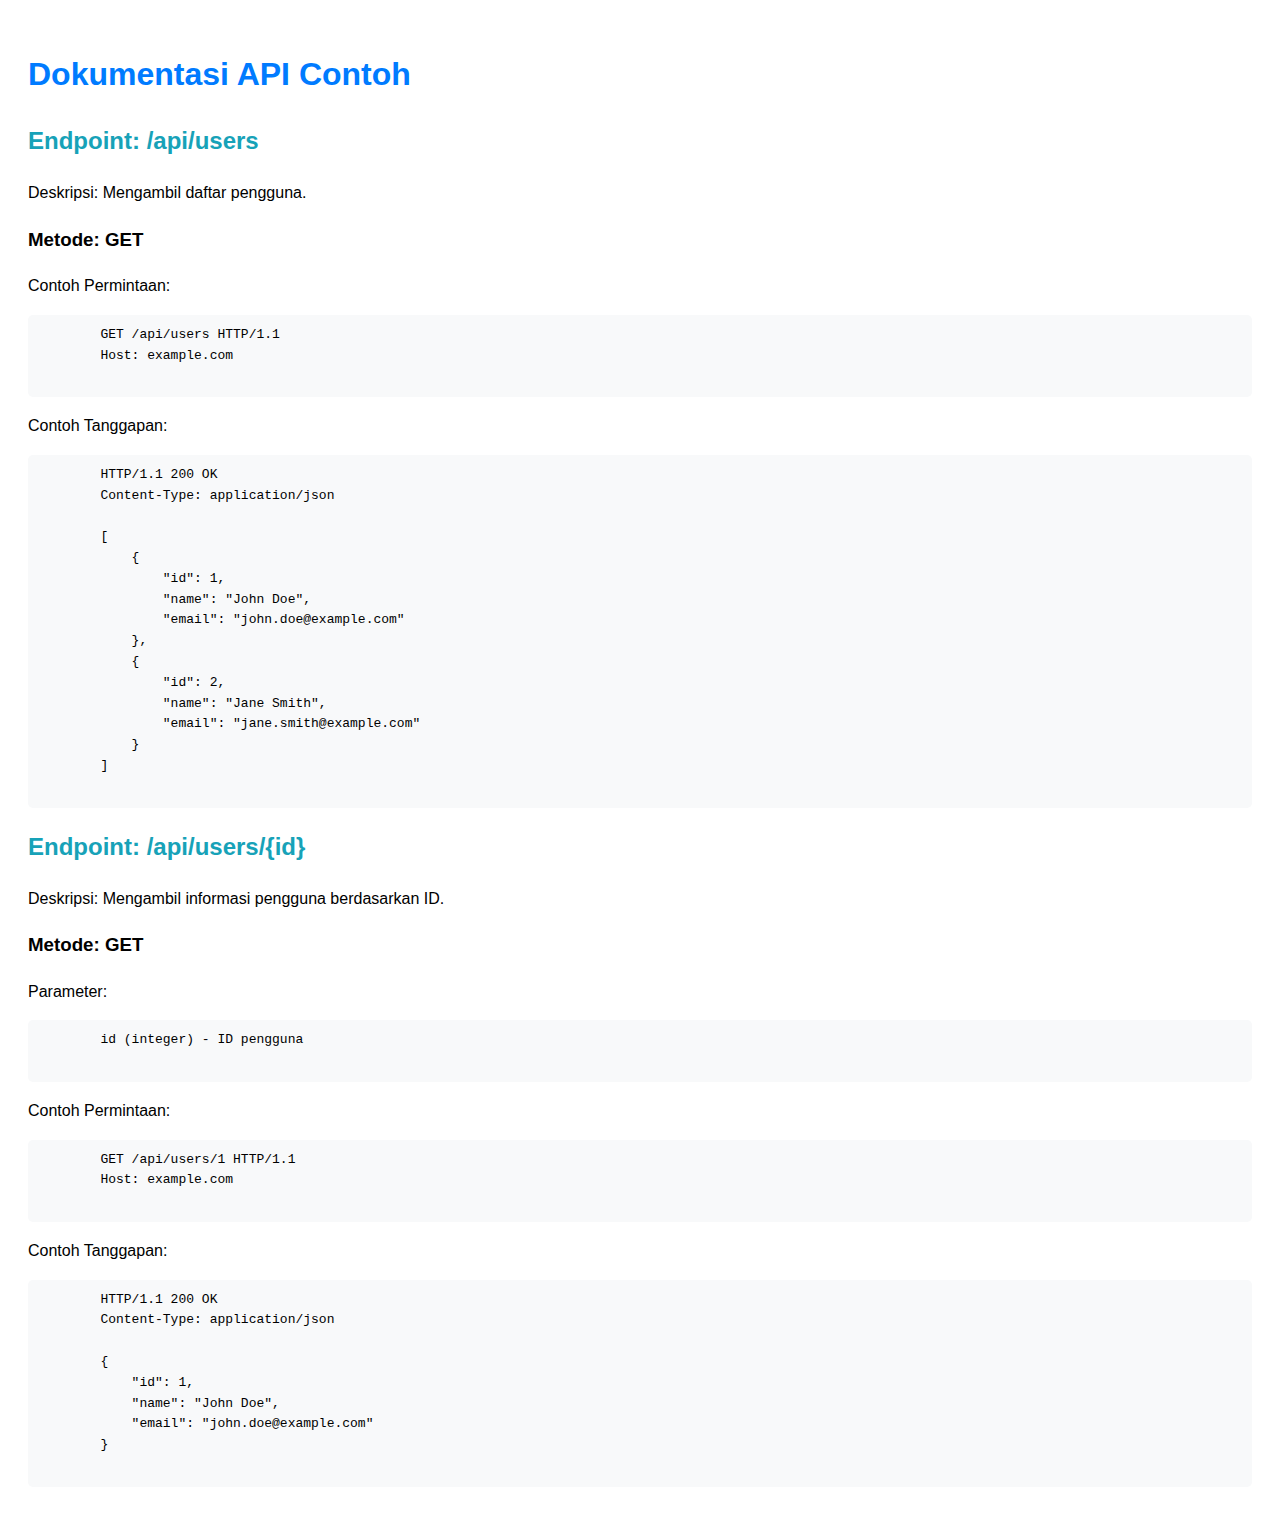
<file: dokumentasi.html>
<!DOCTYPE html>
<html>
<head>
    <title>Dokumentasi API Contoh</title>
    <style>
        body {
            font-family: Arial, sans-serif;
            line-height: 1.6;
            padding: 20px;
        }
        h1 {
            color: #007BFF;
        }
        h2 {
            color: #17A2B8;
        }
        pre {
            background-color: #f8f9fa;
            padding: 10px;
            border-radius: 5px;
        }
    </style>
</head>
<body>
    <h1>Dokumentasi API Contoh</h1>
    
    <h2>Endpoint: /api/users</h2>
    <p>Deskripsi: Mengambil daftar pengguna.</p>
    <h3>Metode: GET</h3>
    <p>Contoh Permintaan:</p>
    <pre>
        GET /api/users HTTP/1.1
        Host: example.com
    </pre>
    <p>Contoh Tanggapan:</p>
    <pre>
        HTTP/1.1 200 OK
        Content-Type: application/json

        [
            {
                "id": 1,
                "name": "John Doe",
                "email": "john.doe@example.com"
            },
            {
                "id": 2,
                "name": "Jane Smith",
                "email": "jane.smith@example.com"
            }
        ]
    </pre>

    <h2>Endpoint: /api/users/{id}</h2>
    <p>Deskripsi: Mengambil informasi pengguna berdasarkan ID.</p>
    <h3>Metode: GET</h3>
    <p>Parameter:</p>
    <pre>
        id (integer) - ID pengguna
    </pre>
    <p>Contoh Permintaan:</p>
    <pre>
        GET /api/users/1 HTTP/1.1
        Host: example.com
    </pre>
    <p>Contoh Tanggapan:</p>
    <pre>
        HTTP/1.1 200 OK
        Content-Type: application/json

        {
            "id": 1,
            "name": "John Doe",
            "email": "john.doe@example.com"
        }
    </pre>
    
    <!-- Tambahkan endpoint dan informasi lainnya sesuai dengan kebutuhan -->
</body>
</html>
</file>
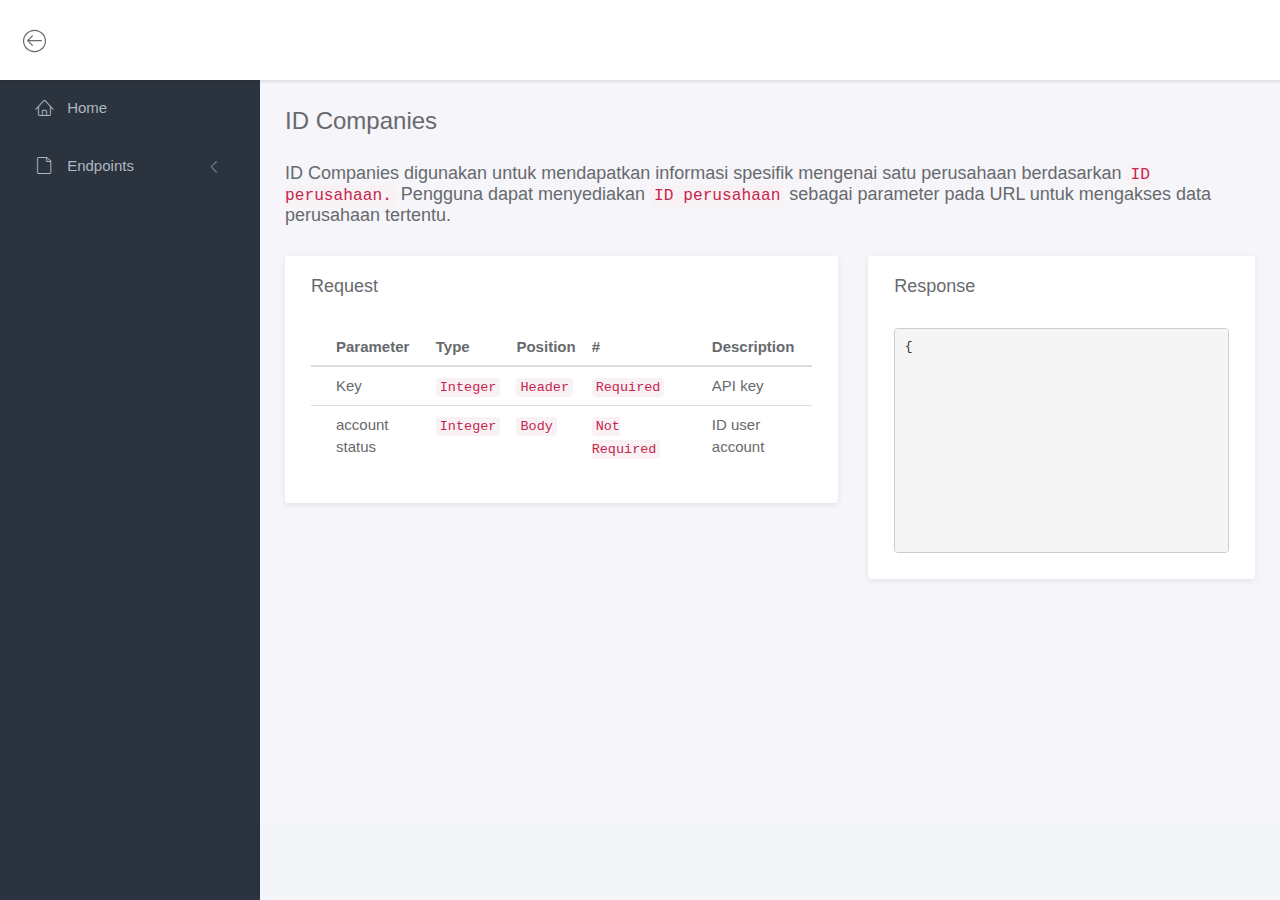
<file: idcompanies.html>
<!doctype html>
<html lang="en">

<head>
	<title>API Documentation</title>
	<meta charset="utf-8">
	<meta http-equiv="X-UA-Compatible" content="IE=edge,chrome=1">
	<meta name="viewport" content="width=device-width, initial-scale=1.0, maximum-scale=1.0, user-scalable=0">
	<!-- VENDOR CSS -->
	<link rel="stylesheet" href="assetx/vendor/bootstrap/css/bootstrap.min.css">
	<link rel="stylesheet" href="assetx/vendor/font-awesome/css/font-awesome.min.css">
	<link rel="stylesheet" href="assetx/vendor/linearicons/style.css">
	<!-- MAIN CSS -->
	<link rel="stylesheet" href="assetx/css/main.css">
</head>

<body>
	<!-- WRAPPER -->
	<div id="wrapper">
		<!-- NAVBAR -->
		<nav class="navbar navbar-default navbar-fixed-top">
			<div class="container-fluid">
				<div class="navbar-btn">
					<button type="button" class="btn-toggle-fullwidth"><i class="lnr lnr-arrow-left-circle"></i></button>
				</div>
			</div>
		</nav>
		<!-- END NAVBAR -->
		<!-- LEFT SIDEBAR -->
		<div id="sidebar-nav" class="sidebar">
			<div class="sidebar-scroll">
				<nav>
					<ul class="nav">
						<li><a href="index.html" class=""><i class="lnr lnr-home"></i> <span>Home</span></a></li>
						<li>
							<a href="#subPages" data-toggle="collapse" class="collapsed"><i class="lnr lnr-file-empty"></i> <span>Endpoints</span> <i class="icon-submenu lnr lnr-chevron-left"></i></a>
							<div id="subPages" class="collapse ">
								<ul class="nav">
									<li><a href="companies.html" class="">Companies Desc&nbsp; <span class="label label-success">GET</span></a></li>
									<li><a href="#" class="active">Companies Contacts &nbsp; <span class="label label-success">GET</span></a></li>
								</ul>
							</div>
						</li>
					</ul>
				</nav>
			</div>
		</div>
		<!-- END LEFT SIDEBAR -->
		<!-- MAIN -->
		<div class="main">
			<!-- MAIN CONTENT -->
			<div class="main-content">
				<div class="container-fluid">
					<h3 class="page-title">ID Companies</h3>
					<h4 class="page-title">ID Companies digunakan untuk mendapatkan informasi spesifik mengenai satu perusahaan berdasarkan <code>ID perusahaan.</code> Pengguna dapat menyediakan <code>ID perusahaan</code> sebagai parameter pada URL untuk mengakses data perusahaan tertentu.</h4>
					<div class="row">
						<div class="col-md-7">
							<!-- TABLE HOVER -->
							<div class="panel">
								<div class="panel-heading">
									<h3 class="panel-title">Request</h3>
								</div>
								<div class="panel-body">
									<table class="table table-hover">
										<thead>
											<tr>
												<th>Parameter</th>
												<th>Type</th>
												<th>Position</th>
												<th>#</th>
												<th>Description</th>
											</tr>
										</thead>
										<tbody>
											<tr>
												<td>Key</td>
												<td><code>Integer</code></td>
												<td><code>Header</code></td>
												<td><code>Required</code></td>
												<td>API key</td>
											</tr>
											<tr>
												<td>account status</td>
												<td><code>Integer</code></td>
												<td><code>Body</code></td>
												<td><code>Not Required</code></td>
												<td>ID user account </td>
											</tr>
										</tbody>
									</table>
								</div>
							</div>
							<!-- END TABLE HOVER -->
						</div>
						<div class="col-md-5">
							<!-- TABLE HOVER -->
							<div class="panel">
								<div class="panel-heading">
									<h3 class="panel-title">Response</h3>
								</div>
								<div class="panel-body">
								<pre>{
										"status": true,
										"result_code": 200,
										"message": "Success!",
										"values": {
											"name": "budi",
											"email": "budi@gmail.com",
											"token": "9WUzKE7kCI1vSuQAbrmOwc2m2dk1NbPR",
											"account_status": "1"
										}
									}</pre>
								</div>
							</div>
							<!-- END TABLE HOVER -->
						</div>
					</div>
				</div>
			</div>
			<!-- END MAIN CONTENT -->
		</div>
		<!-- END MAIN -->
	</div>
	<!-- END WRAPPER -->
	<!-- Javascript -->
	<script>
	$(document).ready(function() {
	  $('pre code').each(function(i, block) {
		hljs.highlightBlock(block);
	  });
	});
	</script>
	<script src="assetx/vendor/jquery/jquery.min.js"></script>
	<script src="assetx/vendor/bootstrap/js/bootstrap.min.js"></script>
	<script src="assetx/vendor/jquery-slimscroll/jquery.slimscroll.min.js"></script>
	<script src="assetx/scripts/klorofil-common.js"></script>
</body>

</html>
</file>
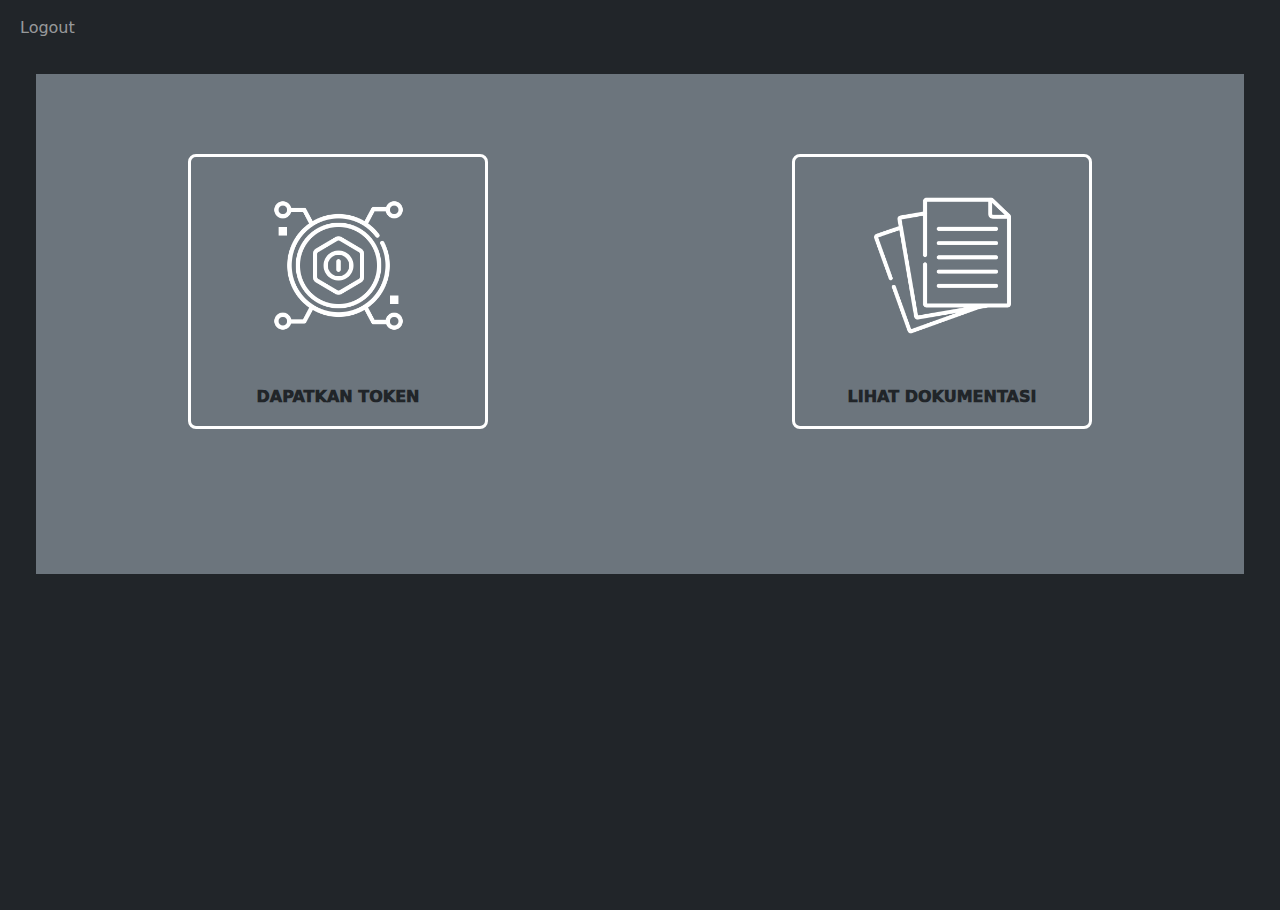
<file: landing.html>
<html>

<head>
    <title></title>

    <link href=" assets/bootstrap.css" rel="stylesheet">

</head>

<body>
    <section class="vh-100 bg-dark">
    <nav class="navbar navbar-expand-sm bg-dark warnatext fixed-top">
        <div class="container-fluid">
            <button class="navbar-toggler" type="button" data-bs-toggle="collapse" data-bs-target="#collapsibleNavbar">
                <span class="navbar-toggler-icon"></span>
            </button>
            <div class="collapse navbar-collapse" id="collapsibleNavbar">
                <ul class="navbar-nav">
                    <li class="nav-item">
                        <a class="nav-link" href="">Logout</a>
                    </li>
                </ul>
                </li>
                </ul>
            </div>
        </div>
    </nav>

        <div class=" mt-10 bg-dark" style="margin-top: 10px;">
            <div class="mt-100px p-5 text-white bg-dark" style="padding-left: 100%;padding-right: 100%; padding-bottom: 100%">
                <div class="row">
                </div>
                <div class="container-flex mt-3">
                    <div class="row" >
                        <div class="col p-6 bg-secondary text-white" style="height:500px;">
                            <div class="container-fluid" style="margin-top:80px">
                                <div class="container mt-3" align="center">
                                    <div class="card-outline-green" style="width:300px; border: 5px solid light">
                                        <img class="card-img-top" src="images/token.png" alt="Card image" style="width:50%; align-self: center; margin-bottom: 20px; margin-top: 30px; border-radius: 10px;">
                                        <br>
                                        <a style="font-weight:1000" class=" btn backgroundss5 text-dark" href="">DAPATKAN TOKEN</a>
                                        <div class="card-body">
                                        </div>
                                    </div>
                                </div>
                            </div>
                        </div>
                        <div class="col p-6 bg-secondary text-white" >
                            <div class="container-fluid" style="margin-top:80px">
                                <div class="container mt-3" align="center">
                                    <div class="card-outline-green" style="width:300px; border: 5px solid light">
                                        <img class="card-img-top" src="images/paper.png" alt="Card image" style="width:50%; align-self: center; margin-bottom: 20px; margin-top: 30px; border-radius: 10px;">
                                        <br>
                                        <a style="font-weight:1000" class=" btn text-dark" href="">LIHAT DOKUMENTASI</a>
                                        <div class="card-body">
                                        </div>
                                    </div>
                                </div>
                            </div>
                        </div>
                    </div>
                </div>
            </div>

            <div>

            </div>
</section>
</body>
  </html>
</file>
<file: assetx/vendor/linearicons/style.css>
@font-face {
	font-family: 'Linearicons-Free';
	src:url('fonts/Linearicons-Free.eot?w118d');
	src:url('fonts/Linearicons-Free.eot?#iefixw118d') format('embedded-opentype'),
		url('fonts/Linearicons-Free.woff2?w118d') format('woff2'),
		url('fonts/Linearicons-Free.woff?w118d') format('woff'),
		url('fonts/Linearicons-Free.ttf?w118d') format('truetype'),
		url('fonts/Linearicons-Free.svg?w118d#Linearicons-Free') format('svg');
	font-weight: normal;
	font-style: normal;
}

.lnr {
	font-family: 'Linearicons-Free';
	speak: none;
	font-style: normal;
	font-weight: normal;
	font-variant: normal;
	text-transform: none;
	line-height: 1;

	/* Better Font Rendering =========== */
	-webkit-font-smoothing: antialiased;
	-moz-osx-font-smoothing: grayscale;
}

.lnr-home:before {
	content: "\e800";
}
.lnr-apartment:before {
	content: "\e801";
}
.lnr-pencil:before {
	content: "\e802";
}
.lnr-magic-wand:before {
	content: "\e803";
}
.lnr-drop:before {
	content: "\e804";
}
.lnr-lighter:before {
	content: "\e805";
}
.lnr-poop:before {
	content: "\e806";
}
.lnr-sun:before {
	content: "\e807";
}
.lnr-moon:before {
	content: "\e808";
}
.lnr-cloud:before {
	content: "\e809";
}
.lnr-cloud-upload:before {
	content: "\e80a";
}
.lnr-cloud-download:before {
	content: "\e80b";
}
.lnr-cloud-sync:before {
	content: "\e80c";
}
.lnr-cloud-check:before {
	content: "\e80d";
}
.lnr-database:before {
	content: "\e80e";
}
.lnr-lock:before {
	content: "\e80f";
}
.lnr-cog:before {
	content: "\e810";
}
.lnr-trash:before {
	content: "\e811";
}
.lnr-dice:before {
	content: "\e812";
}
.lnr-heart:before {
	content: "\e813";
}
.lnr-star:before {
	content: "\e814";
}
.lnr-star-half:before {
	content: "\e815";
}
.lnr-star-empty:before {
	content: "\e816";
}
.lnr-flag:before {
	content: "\e817";
}
.lnr-envelope:before {
	content: "\e818";
}
.lnr-paperclip:before {
	content: "\e819";
}
.lnr-inbox:before {
	content: "\e81a";
}
.lnr-eye:before {
	content: "\e81b";
}
.lnr-printer:before {
	content: "\e81c";
}
.lnr-file-empty:before {
	content: "\e81d";
}
.lnr-file-add:before {
	content: "\e81e";
}
.lnr-enter:before {
	content: "\e81f";
}
.lnr-exit:before {
	content: "\e820";
}
.lnr-graduation-hat:before {
	content: "\e821";
}
.lnr-license:before {
	content: "\e822";
}
.lnr-music-note:before {
	content: "\e823";
}
.lnr-film-play:before {
	content: "\e824";
}
.lnr-camera-video:before {
	content: "\e825";
}
.lnr-camera:before {
	content: "\e826";
}
.lnr-picture:before {
	content: "\e827";
}
.lnr-book:before {
	content: "\e828";
}
.lnr-bookmark:before {
	content: "\e829";
}
.lnr-user:before {
	content: "\e82a";
}
.lnr-users:before {
	content: "\e82b";
}
.lnr-shirt:before {
	content: "\e82c";
}
.lnr-store:before {
	content: "\e82d";
}
.lnr-cart:before {
	content: "\e82e";
}
.lnr-tag:before {
	content: "\e82f";
}
.lnr-phone-handset:before {
	content: "\e830";
}
.lnr-phone:before {
	content: "\e831";
}
.lnr-pushpin:before {
	content: "\e832";
}
.lnr-map-marker:before {
	content: "\e833";
}
.lnr-map:before {
	content: "\e834";
}
.lnr-location:before {
	content: "\e835";
}
.lnr-calendar-full:before {
	content: "\e836";
}
.lnr-keyboard:before {
	content: "\e837";
}
.lnr-spell-check:before {
	content: "\e838";
}
.lnr-screen:before {
	content: "\e839";
}
.lnr-smartphone:before {
	content: "\e83a";
}
.lnr-tablet:before {
	content: "\e83b";
}
.lnr-laptop:before {
	content: "\e83c";
}
.lnr-laptop-phone:before {
	content: "\e83d";
}
.lnr-power-switch:before {
	content: "\e83e";
}
.lnr-bubble:before {
	content: "\e83f";
}
.lnr-heart-pulse:before {
	content: "\e840";
}
.lnr-construction:before {
	content: "\e841";
}
.lnr-pie-chart:before {
	content: "\e842";
}
.lnr-chart-bars:before {
	content: "\e843";
}
.lnr-gift:before {
	content: "\e844";
}
.lnr-diamond:before {
	content: "\e845";
}
.lnr-linearicons:before {
	content: "\e846";
}
.lnr-dinner:before {
	content: "\e847";
}
.lnr-coffee-cup:before {
	content: "\e848";
}
.lnr-leaf:before {
	content: "\e849";
}
.lnr-paw:before {
	content: "\e84a";
}
.lnr-rocket:before {
	content: "\e84b";
}
.lnr-briefcase:before {
	content: "\e84c";
}
.lnr-bus:before {
	content: "\e84d";
}
.lnr-car:before {
	content: "\e84e";
}
.lnr-train:before {
	content: "\e84f";
}
.lnr-bicycle:before {
	content: "\e850";
}
.lnr-wheelchair:before {
	content: "\e851";
}
.lnr-select:before {
	content: "\e852";
}
.lnr-earth:before {
	content: "\e853";
}
.lnr-smile:before {
	content: "\e854";
}
.lnr-sad:before {
	content: "\e855";
}
.lnr-neutral:before {
	content: "\e856";
}
.lnr-mustache:before {
	content: "\e857";
}
.lnr-alarm:before {
	content: "\e858";
}
.lnr-bullhorn:before {
	content: "\e859";
}
.lnr-volume-high:before {
	content: "\e85a";
}
.lnr-volume-medium:before {
	content: "\e85b";
}
.lnr-volume-low:before {
	content: "\e85c";
}
.lnr-volume:before {
	content: "\e85d";
}
.lnr-mic:before {
	content: "\e85e";
}
.lnr-hourglass:before {
	content: "\e85f";
}
.lnr-undo:before {
	content: "\e860";
}
.lnr-redo:before {
	content: "\e861";
}
.lnr-sync:before {
	content: "\e862";
}
.lnr-history:before {
	content: "\e863";
}
.lnr-clock:before {
	content: "\e864";
}
.lnr-download:before {
	content: "\e865";
}
.lnr-upload:before {
	content: "\e866";
}
.lnr-enter-down:before {
	content: "\e867";
}
.lnr-exit-up:before {
	content: "\e868";
}
.lnr-bug:before {
	content: "\e869";
}
.lnr-code:before {
	content: "\e86a";
}
.lnr-link:before {
	content: "\e86b";
}
.lnr-unlink:before {
	content: "\e86c";
}
.lnr-thumbs-up:before {
	content: "\e86d";
}
.lnr-thumbs-down:before {
	content: "\e86e";
}
.lnr-magnifier:before {
	content: "\e86f";
}
.lnr-cross:before {
	content: "\e870";
}
.lnr-menu:before {
	content: "\e871";
}
.lnr-list:before {
	content: "\e872";
}
.lnr-chevron-up:before {
	content: "\e873";
}
.lnr-chevron-down:before {
	content: "\e874";
}
.lnr-chevron-left:before {
	content: "\e875";
}
.lnr-chevron-right:before {
	content: "\e876";
}
.lnr-arrow-up:before {
	content: "\e877";
}
.lnr-arrow-down:before {
	content: "\e878";
}
.lnr-arrow-left:before {
	content: "\e879";
}
.lnr-arrow-right:before {
	content: "\e87a";
}
.lnr-move:before {
	content: "\e87b";
}
.lnr-warning:before {
	content: "\e87c";
}
.lnr-question-circle:before {
	content: "\e87d";
}
.lnr-menu-circle:before {
	content: "\e87e";
}
.lnr-checkmark-circle:before {
	content: "\e87f";
}
.lnr-cross-circle:before {
	content: "\e880";
}
.lnr-plus-circle:before {
	content: "\e881";
}
.lnr-circle-minus:before {
	content: "\e882";
}
.lnr-arrow-up-circle:before {
	content: "\e883";
}
.lnr-arrow-down-circle:before {
	content: "\e884";
}
.lnr-arrow-left-circle:before {
	content: "\e885";
}
.lnr-arrow-right-circle:before {
	content: "\e886";
}
.lnr-chevron-up-circle:before {
	content: "\e887";
}
.lnr-chevron-down-circle:before {
	content: "\e888";
}
.lnr-chevron-left-circle:before {
	content: "\e889";
}
.lnr-chevron-right-circle:before {
	content: "\e88a";
}
.lnr-crop:before {
	content: "\e88b";
}
.lnr-frame-expand:before {
	content: "\e88c";
}
.lnr-frame-contract:before {
	content: "\e88d";
}
.lnr-layers:before {
	content: "\e88e";
}
.lnr-funnel:before {
	content: "\e88f";
}
.lnr-text-format:before {
	content: "\e890";
}
.lnr-text-format-remove:before {
	content: "\e891";
}
.lnr-text-size:before {
	content: "\e892";
}
.lnr-bold:before {
	content: "\e893";
}
.lnr-italic:before {
	content: "\e894";
}
.lnr-underline:before {
	content: "\e895";
}
.lnr-strikethrough:before {
	content: "\e896";
}
.lnr-highlight:before {
	content: "\e897";
}
.lnr-text-align-left:before {
	content: "\e898";
}
.lnr-text-align-center:before {
	content: "\e899";
}
.lnr-text-align-right:before {
	content: "\e89a";
}
.lnr-text-align-justify:before {
	content: "\e89b";
}
.lnr-line-spacing:before {
	content: "\e89c";
}
.lnr-indent-increase:before {
	content: "\e89d";
}
.lnr-indent-decrease:before {
	content: "\e89e";
}
.lnr-pilcrow:before {
	content: "\e89f";
}
.lnr-direction-ltr:before {
	content: "\e8a0";
}
.lnr-direction-rtl:before {
	content: "\e8a1";
}
.lnr-page-break:before {
	content: "\e8a2";
}
.lnr-sort-alpha-asc:before {
	content: "\e8a3";
}
.lnr-sort-amount-asc:before {
	content: "\e8a4";
}
.lnr-hand:before {
	content: "\e8a5";
}
.lnr-pointer-up:before {
	content: "\e8a6";
}
.lnr-pointer-right:before {
	content: "\e8a7";
}
.lnr-pointer-down:before {
	content: "\e8a8";
}
.lnr-pointer-left:before {
	content: "\e8a9";
}
</file>
<file: assetx/css/main.css>
/*	
*	############################################################################################
*	
*	KLOROFIL - Free Bootstrap Dashboard Template
*	---------------------------------------------------------------------
*
*	Version: 	2.0
*	Author: 	The Develovers
*	Website: 	https://www.themeineed.com/
*	Copyright: 	Copyright 2016 The Develovers
*	License: 	Creative Common Attribution 4.0 https://creativecommons.org/licenses/by/4.0/
*	
*	############################################################################################
*/
/********************
 * GENERAL STYLES
 ********************/
html {
  position: relative;
  min-height: 100%; }

body {
  background-color: #F3F5F8;
  font-family: "Source Sans Pro", sans-serif;
  font-size: 15px;
  color: #676a6d; }

a {
  color: #3287B2; }
  a:hover, a:focus {
    color: #3b98c8;
    text-decoration: none; }

th {
  font-weight: 600; }

.page-title {
  margin-top: 0;
  margin-bottom: 30px;
  font-weight: 300; }

footer {
  position: absolute;
  bottom: 0;
  right: 0;
  padding-top: 15px;
  padding-bottom: 10px; }

.copyright {
  margin-bottom: 0;
  text-align: right;
  font-size: 13px; }
  @media screen and (max-width: 767px) {
    .copyright {
      text-align: center;
      position: relative !important; } }

/********************
 * LAYOUT
 ********************/
#wrapper .sidebar {
  -webkit-transition: all 0.3s ease-in-out;
  -moz-transition: all 0.3s ease-in-out;
  -ms-transition: all 0.3s ease-in-out;
  -o-transition: all 0.3s ease-in-out;
  transition: all 0.3s ease-in-out;
  width: 260px;
  height: 100%;
  float: left;
  background-color: #2B333E;
  position: fixed;
  left: 0; }

#wrapper .main {
  -webkit-transition: all 0.3s ease-in-out;
  -moz-transition: all 0.3s ease-in-out;
  -ms-transition: all 0.3s ease-in-out;
  -o-transition: all 0.3s ease-in-out;
  transition: all 0.3s ease-in-out;
  width: calc(100% - 260px);
  left: 0;
  position: relative;
  float: right;
  background-color: #f5f5fa; }

#wrapper #sidebar-nav,
#wrapper .main {
  padding-top: 80px; }

@media screen and (max-width: 767px) {
  #wrapper #sidebar-nav,
  #wrapper .main {
    padding-top: 130px; } }

.layout-fullwidth #wrapper .sidebar {
  left: -260px; }

.layout-fullwidth #wrapper .main {
  width: 100%; }

.layout-fullwidth #wrapper .navbar {
  left: 0 !important; }

.layout-fullwidth #wrapper .btn-toggle-fullwidth {
  color: #00AAFF; }

.offcanvas-active #wrapper .sidebar {
  left: 0; }

.offcanvas-active #wrapper .main {
  width: 100%;
  position: relative;
  left: 260px; }

@media screen and (max-width: 1024px) {
  #wrapper .sidebar {
    left: -260px; }
  #wrapper .main {
    width: 100%; }
  #wrapper .navbar {
    left: 0 !important; }
  #wrapper .btn-toggle-fullwidth {
    color: #00AAFF; }
  .btn-toggle-minified {
    display: none; } }

.main-content {
  padding: 28px 10px; }

.navbar + .main-content {
  padding: 105px 0 28px 5px; }
  @media screen and (max-width: 767px) {
    .navbar + .main-content {
      padding-top: 155px; } }

html.fullscreen-bg,
html.fullscreen-bg body,
html.fullscreen-bg #wrapper {
  height: 100%; }

.vertical-align-wrap {
  position: absolute;
  width: 100%;
  height: 100%;
  display: table; }

.vertical-align-middle {
  display: table-cell;
  vertical-align: middle; }

/********************
 * TOP NAVIGATION
 ********************/
.navbar-default {
  -webkit-transition: all 0.3s ease-in-out;
  -moz-transition: all 0.3s ease-in-out;
  -ms-transition: all 0.3s ease-in-out;
  -o-transition: all 0.3s ease-in-out;
  transition: all 0.3s ease-in-out;
  -moz-box-shadow: 1px 2px 3px rgba(0, 0, 0, 0.1);
  -webkit-box-shadow: 1px 2px 3px rgba(0, 0, 0, 0.1);
  box-shadow: 1px 2px 3px rgba(0, 0, 0, 0.1);
  -webkit-border-radius: 0;
  -moz-border-radius: 0;
  border-radius: 0;
  padding: 0;
  margin: 0;
  border: none;
  background-color: #fff; }
  .navbar-default .navbar-nav > .open > a, .navbar-default .navbar-nav > .open > a:hover, .navbar-default .navbar-nav > .open > a:focus {
    background-color: #fafafa; }
  .navbar-default .navbar-toggle, .navbar-default .navbar-toggle:hover, .navbar-default .navbar-toggle:focus {
    background-color: #f8f8f8; }
  .navbar-default .brand {
    float: left;
    padding: 30px 39px;
    background-color: #fff; }
  @media screen and (max-width: 1024px) {
    .navbar-default .brand {
      padding-left: 30px;
      padding-right: 15px; } }
  @media screen and (max-width: 992px) {
    .navbar-default .brand {
      display: none; } }
  @media screen and (max-width: 640px) {
    .navbar-default #navbar-menu {
      float: right; } }

.navbar-btn {
  float: left;
  padding: 16px 0; }
  .navbar-btn button {
    font-size: 24px;
    padding: 4px 8px;
    line-height: .7;
    border: none;
    background: none;
    outline: none; }
  @media screen and (max-width: 640px) {
    .navbar-btn {
      padding-left: 0; } }

.navbar-btn-right {
  float: right; }

.navbar-form {
  padding: 15px;
  border: 0; }
  .navbar-form input[type="text"] {
    min-width: 200px; }
  @media screen and (max-width: 767px) {
    .navbar-form {
      float: left;
      width: 70%;
      margin-left: 5px;
      margin-right: 5px;
      padding-left: 0;
      padding-right: 0; }
      .navbar-form .input-group {
        width: 70%; }
      .navbar-form input[type="text"] {
        min-width: 150px; } }
  @media screen and (max-width: 640px) {
    .navbar-form {
      display: none; } }

.navbar-nav .icon-menu {
  display: inline-block;
  vertical-align: middle;
  *vertical-align: auto;
  *zoom: 1;
  *display: inline;
  padding-top: 28px;
  padding-bottom: 28px;
  position: relative; }
  .navbar-nav .icon-menu .badge {
    position: absolute;
    top: 22px;
    right: 16px; }

.navbar-nav > li > a {
  padding: 28px 20px; }
  .navbar-nav > li > a > i {
    font-size: 22px;
    margin-right: 2px;
    vertical-align: middle; }
    .navbar-nav > li > a > i.icon-submenu {
      margin-left: 2px;
      margin-right: 0;
      font-size: 10px;
      position: relative;
      top: 2px; }
  .navbar-nav > li > a > span {
    position: relative;
    top: 2px; }
  .navbar-nav > li > a img {
    width: 22px;
    margin-right: 2px; }

.navbar-nav > li > .dropdown-menu {
  padding: 0;
  min-width: 200px; }

.navbar-nav .dropdown-menu {
  border-top: 2px solid #ACB0B5; }

.navbar-nav .dropdown-menu > li > a {
  padding: 10px 20px; }
  .navbar-nav .dropdown-menu > li > a:hover, .navbar-nav .dropdown-menu > li > a:focus {
    background-color: #fafafa; }
  .navbar-nav .dropdown-menu > li > a span,
  .navbar-nav .dropdown-menu > li > a i {
    vertical-align: middle; }

@media screen and (min-width: 768px) {
  .navbar-nav.navbar-right {
    margin-right: 0; } }

@media screen and (max-width: 767px) {
  .navbar-nav {
    width: 100%;
    margin: 0; }
    .navbar-nav > li {
      display: table-cell;
      width: 1%;
      position: inherit;
      text-align: center; }
    .navbar-nav > li > a {
      padding: 15px 20px; }
      .navbar-nav > li > a span:not(.badge),
      .navbar-nav > li > a .icon-submenu {
        display: none; }
    .navbar-nav .open .dropdown-menu {
      -moz-box-shadow: 0 2px 6px rgba(0, 0, 0, 0.08);
      -webkit-box-shadow: 0 2px 6px rgba(0, 0, 0, 0.08);
      box-shadow: 0 2px 6px rgba(0, 0, 0, 0.08);
      position: absolute;
      width: 100%;
      margin-top: 3px;
      background-color: #fff; }
    .navbar-nav .open .dropdown-menu > li > a {
      padding: 10px 15px; }
    .navbar-nav .icon-menu {
      padding-top: 15px;
      padding-bottom: 15px; }
      .navbar-nav .icon-menu .badge {
        top: 10px;
        right: 15px; } }

.navbar-toggle {
  padding: 5px 8px;
  margin: 20px 15px 20px 0; }
  .navbar-toggle .icon-nav {
    font-size: 24px; }

.notification-item .dot {
  -webkit-border-radius: 50%;
  -moz-border-radius: 50%;
  border-radius: 50%;
  display: inline-block;
  vertical-align: middle;
  *vertical-align: auto;
  *zoom: 1;
  *display: inline;
  width: 10px;
  height: 10px;
  content: '';
  margin-right: 8px; }

ul.notifications > li {
  border-bottom: 1px solid #F0F0F0; }
  ul.notifications > li:last-child {
    border-bottom: none; }
  ul.notifications > li > .more {
    padding-top: 12px;
    padding-bottom: 12px;
    text-align: center;
    text-decoration: underline;
    font-weight: 600; }
    ul.notifications > li > .more:hover, ul.notifications > li > .more:focus {
      text-decoration: none; }

.dropdown-menu {
  -moz-box-shadow: 0 2px 6px rgba(0, 0, 0, 0.08);
  -webkit-box-shadow: 0 2px 6px rgba(0, 0, 0, 0.08);
  box-shadow: 0 2px 6px rgba(0, 0, 0, 0.08);
  border-color: #eaeaea; }
  .dropdown-menu > li > a {
    color: #676a6d; }
  .dropdown-menu > li i {
    margin-right: 6px; }
  .dropdown-menu .active > a, .dropdown-menu .active > a:focus, .dropdown-menu .active > a:hover {
    background-color: #00AAFF; }
  .dropdown-menu > .disabled > a, .dropdown-menu > .disabled > a:focus, .dropdown-menu > .disabled > a:hover {
    color: #a3a3a3; }

/********************
 * SIDEBAR NAVIGATION
 ********************/
.sidebar {
  z-index: 9; }
  .sidebar .nav > li > a {
    padding: 18px 30px;
    color: #AEB7C2;
    border-left: 5px solid transparent; }
    .sidebar .nav > li > a:hover, .sidebar .nav > li > a:focus, .sidebar .nav > li > a.active {
      color: #fff;
      background-color: transparent; }
      .sidebar .nav > li > a:hover i, .sidebar .nav > li > a:focus i, .sidebar .nav > li > a.active i {
        color: #00AAFF; }
    .sidebar .nav > li > a:focus, .sidebar .nav > li > a.active {
      background-color: #252c35;
      border-left-color: #00AAFF; }
    .sidebar .nav > li > a[data-toggle="collapse"] .icon-submenu {
      display: inline-block;
      vertical-align: middle;
      *vertical-align: auto;
      *zoom: 1;
      *display: inline;
      -webkit-transition: all 0.2s ease-out;
      -moz-transition: all 0.2s ease-out;
      -ms-transition: all 0.2s ease-out;
      -o-transition: all 0.2s ease-out;
      transition: all 0.2s ease-out;
      float: right;
      position: relative;
      top: 5px;
      font-size: 12px;
      line-height: 1.1;
      -moz-transform: rotate(-90deg);
      -ms-transform: rotate(-90deg);
      -webkit-transform: rotate(-90deg);
      transform: rotate(-90deg); }
    .sidebar .nav > li > a[data-toggle="collapse"].collapsed .icon-submenu {
      -moz-transform: rotate(0deg);
      -ms-transform: rotate(0deg);
      -webkit-transform: rotate(0deg);
      transform: rotate(0deg); }
    .sidebar .nav > li > a .badge {
      font-weight: 400;
      background-color: #F9354C; }
  .sidebar .nav {
    /* submenu */ }
    .sidebar .nav i {
      margin-right: 10px;
      font-size: 18px; }
    .sidebar .nav span {
      -webkit-transition: all 0.3s ease-in-out;
      -moz-transition: all 0.3s ease-in-out;
      -ms-transition: all 0.3s ease-in-out;
      -o-transition: all 0.3s ease-in-out;
      transition: all 0.3s ease-in-out;
      position: relative;
      top: -2px; }
    .sidebar .nav .nav {
      background-color: #252c35; }
      .sidebar .nav .nav > li > a {
        padding-left: 60px;
        padding-top: 10px;
        padding-bottom: 10px; }
        .sidebar .nav .nav > li > a:focus, .sidebar .nav .nav > li > a.active {
          background-color: transparent;
          border-left-color: transparent; }
        .sidebar .nav .nav > li > a.active a {
          color: #fff; }

/********************
 * TYPOGRAPHY
 ********************/
.text-success {
  color: #41B314; }

.text-warning {
  color: #e4cb10; }

.text-danger {
  color: #F9354C; }

ul.list-justify > li {
  margin-bottom: 5px; }
  ul.list-justify > li span {
    float: right; }

/********************
 * INPUTS
 ********************/
.form-control {
  -moz-box-shadow: 0px 1px 2px 0 rgba(0, 0, 0, 0.1);
  -webkit-box-shadow: 0px 1px 2px 0 rgba(0, 0, 0, 0.1);
  box-shadow: 0px 1px 2px 0 rgba(0, 0, 0, 0.1);
  -webkit-border-radius: 2px;
  -moz-border-radius: 2px;
  border-radius: 2px;
  border-color: #eaeaea;
  background-color: #fcfcfc; }
  .form-control:focus {
    -moz-box-shadow: 0px 1px 2px 0 rgba(0, 0, 0, 0.1);
    -webkit-box-shadow: 0px 1px 2px 0 rgba(0, 0, 0, 0.1);
    box-shadow: 0px 1px 2px 0 rgba(0, 0, 0, 0.1);
    border-color: #d6d6d6;
    background-color: #fff; }

.input-group {
  -moz-box-shadow: 0px 1px 2px 0 rgba(0, 0, 0, 0.1);
  -webkit-box-shadow: 0px 1px 2px 0 rgba(0, 0, 0, 0.1);
  box-shadow: 0px 1px 2px 0 rgba(0, 0, 0, 0.1); }

.input-group .form-control, .input-group-addon, .input-group-btn {
  -moz-box-shadow: none;
  -webkit-box-shadow: none;
  box-shadow: none; }

.input-group-addon {
  border: 1px solid #eaeaea; }

/* fancy checkbox and radio button */
.fancy-checkbox {
  display: block;
  font-weight: normal; }
  .fancy-checkbox input[type="checkbox"] {
    display: none; }
    .fancy-checkbox input[type="checkbox"] + span {
      display: inline-block;
      vertical-align: middle;
      *vertical-align: auto;
      *zoom: 1;
      *display: inline;
      cursor: pointer;
      position: relative;
      font-size: 13px; }
      .fancy-checkbox input[type="checkbox"] + span:before {
        display: inline-block;
        vertical-align: middle;
        *vertical-align: auto;
        *zoom: 1;
        *display: inline;
        position: relative;
        bottom: 1px;
        width: 18px;
        height: 18px;
        margin-right: 5px;
        content: "";
        border: 1px solid #ccc; }
    .fancy-checkbox input[type="checkbox"]:checked + span:before {
      font-family: FontAwesome;
      content: '\f00c';
      font-size: 12px;
      color: #99a1a7;
      text-align: center;
      line-height: 16px;
      background: #ededed;
      border: 1px solid #ccc; }
  .fancy-checkbox.custom-color-green input[type="checkbox"]:checked + span:before {
    color: #53D76A;
    background-color: #fff; }
  .fancy-checkbox.custom-bgcolor-green input[type="checkbox"]:checked + span:before {
    color: #fff;
    background-color: #53D76A;
    border-color: #32cf4d; }

.fancy-radio {
  display: block;
  font-weight: normal; }
  .fancy-radio input[type="radio"] {
    display: none; }
    .fancy-radio input[type="radio"] + span {
      display: block;
      cursor: pointer;
      position: relative;
      font-size: 13px; }
      .fancy-radio input[type="radio"] + span i {
        display: inline-block;
        vertical-align: middle;
        *vertical-align: auto;
        *zoom: 1;
        *display: inline;
        -webkit-border-radius: 8px;
        -moz-border-radius: 8px;
        border-radius: 8px;
        position: relative;
        bottom: 1px;
        content: "";
        border: 1px solid #ccc;
        width: 18px;
        height: 18px;
        margin-right: 5px; }
    .fancy-radio input[type="radio"]:checked + span i:after {
      -webkit-border-radius: 50%;
      -moz-border-radius: 50%;
      border-radius: 50%;
      display: block;
      position: relative;
      top: 3px;
      left: 3px;
      content: '';
      width: 10px;
      height: 10px;
      background-color: #99a1a7; }
  .fancy-radio.custom-color-green input[type="radio"]:checked + span i:after {
    background-color: #53D76A; }
  .fancy-radio.custom-bgcolor-green input[type="radio"]:checked + span i {
    background-color: #53D76A; }
    .fancy-radio.custom-bgcolor-green input[type="radio"]:checked + span i:after {
      background-color: #fff; }

/********************
 * BUTTONS
 ********************/
.btn {
  -webkit-border-radius: 2px;
  -moz-border-radius: 2px;
  border-radius: 2px;
  -moz-box-shadow: 0px 1px 2px 0 rgba(0, 0, 0, 0.2);
  -webkit-box-shadow: 0px 1px 2px 0 rgba(0, 0, 0, 0.2);
  box-shadow: 0px 1px 2px 0 rgba(0, 0, 0, 0.2);
  padding: 6px 22px; }

.btn-group-lg > .btn,
.btn-lg {
  padding: 10px 28px; }

.btn-group-sm > .btn,
.btn-sm {
  padding: 5px 18px; }

.btn-group-xs > .btn,
.btn-xs {
  padding: 5px 14px; }

.btn-primary {
  background-color: #00AAFF;
  border-color: #00a0f0; }
  .btn-primary:hover, .btn-primary:focus {
    background-color: #00a0f0;
    border-color: #00a0f0; }

.btn-warning {
  background-color: #e4cb10;
  border-color: #d6be0f; }
  .btn-warning:hover, .btn-warning:focus {
    background-color: #d6be0f;
    border-color: #d6be0f; }

.btn-default:hover, .btn-default:focus {
  background-color: #f7f7f7; }

.btn-success {
  background-color: #41B314;
  border-color: #3ca512; }
  .btn-success:hover, .btn-success:focus {
    background-color: #3ca512;
    border-color: #3ca512; }

.btn.disabled,
.btn[disabled],
fieldset[disabled] .btn {
  opacity: 0.4;
  filter: alpha(opacity=40); }

/********************
 * PANELS
 ********************/
.panel {
  -webkit-border-radius: 3px;
  -moz-border-radius: 3px;
  border-radius: 3px;
  -moz-box-shadow: 0 2px 6px rgba(0, 0, 0, 0.08);
  -webkit-box-shadow: 0 2px 6px rgba(0, 0, 0, 0.08);
  box-shadow: 0 2px 6px rgba(0, 0, 0, 0.08);
  background-color: #fff;
  margin-bottom: 30px; }
  .panel .panel-heading,
  .panel .panel-body,
  .panel .panel-footer {
    padding-left: 25px;
    padding-right: 25px; }
  .panel .panel-heading {
    padding-top: 20px;
    padding-bottom: 20px;
    position: relative; }
    .panel .panel-heading .panel-title {
      margin: 0;
      font-size: 18px;
      font-weight: 300; }
    .panel .panel-heading button {
      padding: 0;
      margin-left: 5px;
      background-color: transparent;
      border: none;
      outline: none; }
      .panel .panel-heading button i {
        font-size: 14px; }
  .panel .panel-body {
    padding-top: 10px;
    padding-bottom: 15px; }
  .panel .panel-note {
    font-size: 13px;
    line-height: 2.6;
    color: #777777; }
    .panel .panel-note i {
      font-size: 16px;
      margin-right: 3px; }
  .panel .right {
    position: absolute;
    right: 20px;
    top: 32%; }
  .panel.panel-headline .panel-heading {
    border-bottom: none; }
    .panel.panel-headline .panel-heading .panel-title {
      margin-bottom: 8px;
      font-size: 22px;
      font-weight: normal; }
    .panel.panel-headline .panel-heading .panel-subtitle {
      margin-bottom: 0;
      font-size: 14px;
      color: #8D99A8; }
  .panel.panel-scrolling .btn-bottom {
    margin-bottom: 30px; }
  .panel .table > thead > tr > td:first-child,
  .panel .table > thead > tr > th:first-child,
  .panel .table > tbody > tr > td:first-child,
  .panel .table > tbody > tr > th:first-child,
  .panel .table > tfoot > tr > td:first-child,
  .panel .table > tfoot > tr > th:first-child {
    padding-left: 25px; }
  .panel .table > thead > tr > td:last-child,
  .panel .table > thead > tr > th:last-child,
  .panel .table > tbody > tr > td:last-child,
  .panel .table > tbody > tr > th:last-child,
  .panel .table > tfoot > tr > td:last-child,
  .panel .table > tfoot > tr > th:last-child {
    padding-left: 25px; }

.panel-footer {
  background-color: #fafafa; }

/********************
 * ELEMENTS
 ********************/
.collapsing {
  -webkit-transition: all 0.2s ease-out;
  -moz-transition: all 0.2s ease-out;
  -ms-transition: all 0.2s ease-out;
  -o-transition: all 0.2s ease-out;
  transition: all 0.2s ease-out; }

.label {
  font-weight: normal; }

.metric {
  -webkit-border-radius: 3px;
  -moz-border-radius: 3px;
  border-radius: 3px;
  padding: 20px;
  margin-bottom: 30px;
  border: 1px solid #DCE6EB; }
  .metric .icon {
    -webkit-border-radius: 50%;
    -moz-border-radius: 50%;
    border-radius: 50%;
    float: left;
    width: 50px;
    height: 50px;
    line-height: 50px;
    background-color: #0081c2;
    text-align: center; }
    .metric .icon i {
      font-size: 18px;
      color: #fff; }
  .metric p {
    margin-bottom: 0;
    line-height: 1.2;
    text-align: right; }
  .metric .number {
    display: block;
    font-size: 28px;
    font-weight: 300; }
  .metric .title {
    font-size: 16px; }

ul.activity-list > li {
  padding: 25px 0; }
  ul.activity-list > li:not(:last-child) {
    border-bottom: 1px solid #F0F0F0; }
  ul.activity-list > li .avatar {
    width: 40px; }
  ul.activity-list > li > p {
    margin-bottom: 0;
    padding-left: 3.5em; }
  ul.activity-list > li .timestamp {
    display: block;
    font-size: 13px;
    color: #a3a3a3; }

/* task list */
.task-list > li {
  margin-bottom: 32px; }

.task-list p {
  position: relative; }
  .task-list p .label-percent {
    position: absolute;
    right: 0; }

/* bootstrap progress bar */
.progress {
  -webkit-border-radius: 2px;
  -moz-border-radius: 2px;
  border-radius: 2px;
  -moz-box-shadow: none;
  -webkit-box-shadow: none;
  box-shadow: none;
  background-color: #f1f1f1; }
  .progress.wide {
    width: 60px; }
  .progress .progress-bar {
    -webkit-transition: width 3s ease;
    -moz-transition: width 3s ease;
    -ms-transition: width 3s ease;
    -o-transition: width 3s ease;
    transition: width 3s ease;
    -moz-box-shadow: none;
    -webkit-box-shadow: none;
    box-shadow: none; }
  .progress.progress-sm {
    height: 12px; }
  .progress.progress-xs {
    height: 5px; }
  .progress.progress-sm .progress-bar, .progress.progress-xs .progress-bar {
    text-indent: -9999px; }

.progress-bar-success {
  background-color: #41B314; }

.progress-bar-warning {
  background-color: #e4cb10; }

.progress-bar-danger {
  background-color: #F9354C; }

.weekly-summary {
  margin-bottom: 30px;
  font-weight: 300; }
  .weekly-summary .number {
    font-size: 36px; }
  .weekly-summary i {
    font-size: 16px;
    margin-left: 10px; }
  .weekly-summary .percentage {
    position: relative;
    top: -7px; }
  .weekly-summary .info-label {
    display: block;
    margin-bottom: 10px;
    font-weight: normal; }

.todo-list > li {
  border-top: 1px solid #F0F0F0;
  position: relative; }
  .todo-list > li:first-child {
    border-top: none; }
  .todo-list > li .fancy-checkbox {
    position: absolute;
    top: 50%;
    margin-top: -11px; }
    .todo-list > li .fancy-checkbox input[type="checkbox"] + span {
      margin-right: 0; }
  .todo-list > li p {
    display: inline-block;
    vertical-align: middle;
    *vertical-align: auto;
    *zoom: 1;
    *display: inline;
    width: 90%;
    margin: 0;
    padding: 20px 0 20px 35px; }
  .todo-list > li.completed p,
  .todo-list > li.completed .date {
    text-decoration: line-through;
    color: #b4b7b9; }

.todo-list .title {
  font-size: 16px;
  font-weight: 600; }

.todo-list .short-description {
  display: block;
  margin-top: 5px; }

.todo-list .date {
  font-size: 13px;
  color: #a3a3a3; }

.todo-list .controls {
  float: right;
  position: absolute;
  top: 50%;
  right: 0;
  margin-top: -11px; }
  .todo-list .controls a {
    margin-left: 5px; }

/* toastr notification */
#toast-container > div {
  opacity: 0.9;
  filter: alpha(opacity=90); }
  #toast-container > div, #toast-container > div:hover {
    -moz-box-shadow: none;
    -webkit-box-shadow: none;
    box-shadow: none; }

#toast-container .toast-close-button {
  top: -0.9em; }

.toast a {
  text-decoration: underline; }
  .toast a:hover, .toast a:focus {
    text-decoration: none;
    color: #fff; }

.toast .toast-message {
  font-size: 14px;
  line-height: 2; }

.toast-info {
  background-color: #00AAFF; }

.toast-success {
  background-color: #41B314; }

.toast-warning {
  background-color: #e4cb10; }

.toast-danger {
  background-color: #F9354C; }

/* tabs */
.custom-tabs-line ul {
  display: inline-block;
  vertical-align: middle;
  *vertical-align: auto;
  *zoom: 1;
  *display: inline; }
  .custom-tabs-line ul > li {
    float: left; }
    .custom-tabs-line ul > li a {
      color: #8d9093;
      font-weight: normal; }
      .custom-tabs-line ul > li a:hover, .custom-tabs-line ul > li a:focus {
        color: #676a6d;
        background-color: transparent; }
      .custom-tabs-line ul > li a:focus {
        outline: none; }
  .custom-tabs-line ul.nav-pills a:hover, .custom-tabs-line ul.nav-pills a:focus {
    color: #fff;
    background-color: #00AAFF; }

.custom-tabs-line.tabs-line-bottom {
  border-bottom: 1px solid #eaeaea; }
  .custom-tabs-line.tabs-line-bottom ul > li {
    margin-bottom: -1px; }
  .custom-tabs-line.tabs-line-bottom a {
    border-bottom: 1px solid transparent; }
  .custom-tabs-line.tabs-line-bottom .active a {
    border-bottom: 2px solid #00AAFF; }

.custom-tabs-line.left-aligned {
  text-align: left; }

.custom-tabs-line.right-aligned {
  text-align: right; }

@media screen and (max-width: 768px) {
  .custom-tabs-line ul li.active > a {
    margin-bottom: -1px; } }

.tab-pane {
  padding: 25px 15px; }

/********************
 * CHARTS
 ********************/
/* easy pie chart */
.easy-pie-chart {
  position: relative;
  width: 110px;
  margin: 0 auto;
  margin-bottom: 15px;
  text-align: center; }
  .easy-pie-chart canvas {
    position: absolute;
    top: 0;
    left: 0; }
  .easy-pie-chart .percent {
    display: inline-block;
    vertical-align: middle;
    *vertical-align: auto;
    *zoom: 1;
    *display: inline;
    line-height: 110px;
    z-index: 2; }
    .easy-pie-chart .percent:after {
      content: '%';
      margin-left: 0.1em;
      font-size: .8em; }
  .easy-pie-chart#system-load {
    width: 130px; }
    .easy-pie-chart#system-load .percent {
      line-height: 128px; }

/********************************
 * AUTHENTICATION FORMS, PAGE
 ********************************/
.auth-box {
  -moz-box-shadow: 1px 2px 10px 0 rgba(0, 0, 0, 0.1);
  -webkit-box-shadow: 1px 2px 10px 0 rgba(0, 0, 0, 0.1);
  box-shadow: 1px 2px 10px 0 rgba(0, 0, 0, 0.1);
  -webkit-border-radius: 5px;
  -moz-border-radius: 5px;
  border-radius: 5px;
  width: 70%;
  height: 450px;
  margin: 0 auto;
  background-color: #fff; }
  .auth-box:before {
    display: inline-block;
    vertical-align: middle;
    *vertical-align: auto;
    *zoom: 1;
    *display: inline;
    content: ' ';
    vertical-align: middle;
    height: 100%; }
  .auth-box .content {
    display: inline-block;
    vertical-align: middle;
    *vertical-align: auto;
    *zoom: 1;
    *display: inline;
    width: 99%;
    vertical-align: middle; }
  .auth-box .left {
    float: left;
    width: 42%;
    height: 100%;
    padding: 0 30px;
    text-align: center; }
    .auth-box .left:before {
      display: inline-block;
      vertical-align: middle;
      *vertical-align: auto;
      *zoom: 1;
      *display: inline;
      content: ' ';
      vertical-align: middle;
      height: 100%; }
  .auth-box .right {
    float: right;
    width: 58%;
    height: 100%;
    position: relative;
    background-image: url("../../assets/img/login-bg.jpg");
    background-repeat: no-repeat;
    background-size: cover; }
    .auth-box .right:before {
      display: inline-block;
      vertical-align: middle;
      *vertical-align: auto;
      *zoom: 1;
      *display: inline;
      content: ' ';
      vertical-align: middle;
      height: 100%; }
    .auth-box .right .text {
      position: relative;
      padding: 0 30px;
      color: #fff; }
    .auth-box .right .heading {
      margin-top: 0;
      margin-bottom: 5px;
      font-size: 26px;
      font-weight: 300; }
    .auth-box .right p {
      margin: 0;
      font-size: 18px;
      font-weight: 300; }
    .auth-box .right .overlay {
      position: absolute;
      top: 0;
      display: block;
      width: 100%;
      height: 100%;
      background: rgba(99, 156, 185, 0.92); }
  .auth-box .header {
    margin-bottom: 30px; }
  .auth-box .lead {
    margin-top: 5px;
    font-size: 18px;
    text-align: center; }
  .auth-box .form-auth-small .btn {
    margin-top: 20px; }
  .auth-box .form-auth-small .element-left {
    float: left; }
  .auth-box .form-auth-small .element-right {
    float: right; }
  .auth-box .form-auth-small .bottom {
    margin-top: 20px;
    text-align: center; }
  .auth-box.lockscreen {
    width: 50%;
    padding: 40px 60px; }
    .auth-box.lockscreen .logo {
      margin-bottom: 30px; }
    .auth-box.lockscreen .user {
      margin-bottom: 30px; }
      .auth-box.lockscreen .user .name {
        font-size: 18px;
        margin-top: 10px; }
  @media screen and (min-width: 1440px) {
    .auth-box.lockscreen {
      width: 35%; } }
  @media screen and (max-width: 1279px) {
    .auth-box {
      width: 90%; }
      .auth-box .left {
        top: 3.3em; } }
  @media screen and (max-width: 1023px) {
    .auth-box .left {
      width: 100%;
      position: inherit;
      padding: 30px; }
    .auth-box .right {
      display: none; } }
  @media screen and (max-width: 992px) {
    .auth-box {
      width: 70%; }
      .auth-box.lockscreen {
        width: 50%;
        padding: 40px 20px; } }
  @media screen and (max-width: 640px) {
    .auth-box {
      width: 90%; }
      .auth-box .content {
        width: 95%; }
      .auth-box.lockscreen {
        width: 90%; } }

/********************
 * HELPERS
 ********************/
.bg-success {
  background-color: #41B314; }

.bg-warning {
  background-color: #e4cb10; }

.bg-danger {
  background-color: #F9354C; }

.no-padding {
  padding: 0 !important; }

.margin-top-30 {
  margin-top: 30px !important; }

.margin-bottom-30 {
  margin-bottom: 30px !important; }

.padding-top-30 {
  padding-top: 30px !important; }

.padding-bottom-30 {
  padding-bottom: 30px !important; }

/********************
 * PAGE: PROFILE
 ********************/
.panel-profile {
  position: relative; }

.profile-left {
  padding-left: 0;
  float: left;
  width: 35%;
  height: 100%;
  position: absolute;
  background-color: #F8F8F8; }

.profile-right {
  float: right;
  width: 65%;
  padding: 20px 25px; }
  .profile-right .heading {
    margin-top: 0; }

@media screen and (max-width: 992px) {
  .profile-left,
  .profile-right {
    float: none;
    width: 100%; }
  .profile-left {
    position: relative;
    margin-bottom: 30px; } }

.profile-header {
  position: relative;
  text-align: center;
  color: #fff; }
  .profile-header .overlay {
    display: block;
    content: "";
    position: absolute;
    top: 0;
    width: 100%;
    height: 100%;
    background-color: rgba(0, 0, 0, 0.2); }
  .profile-header .profile-main {
    position: relative;
    padding: 20px;
    background-image: url("../../assets/img/profile-bg.png");
    background-repeat: no-repeat;
    background-size: cover; }
  .profile-header .name {
    margin: 8px 0 0 0;
    font-size: 22px; }
  .profile-header .online-status {
    font-size: 13px;
    position: relative;
    top: -2px; }
    .profile-header .online-status:before {
      -webkit-border-radius: 50%;
      -moz-border-radius: 50%;
      border-radius: 50%;
      display: inline-block;
      vertical-align: middle;
      *vertical-align: auto;
      *zoom: 1;
      *display: inline;
      content: '';
      width: 8px;
      height: 8px;
      margin-right: 3px; }
    .profile-header .online-status.status-available:before {
      background-color: #41B314; }
  .profile-header .profile-stat {
    position: relative;
    background-color: #00AAFF; }
    .profile-header .profile-stat .stat-item {
      padding: 20px;
      position: relative; }
      .profile-header .profile-stat .stat-item:after {
        content: "";
        display: block;
        position: absolute;
        top: 0;
        right: 0;
        width: 1px;
        height: 100%;
        background-color: #33bbff; }
      .profile-header .profile-stat .stat-item:last-child:after {
        display: none; }
    .profile-header .profile-stat .stat-item span {
      display: block; }
  @media screen and (max-width: 1023px) {
    .profile-header .profile-stat .stat-item:after {
      display: none; } }

.profile-detail {
  padding-bottom: 30px; }

.profile-info {
  padding: 0 20px;
  margin: 40px 0; }
  .profile-info .heading {
    margin: 0 0 10px 0;
    font-weight: 600; }
  .profile-info ul > li {
    margin-bottom: 8px; }

.social-icons {
  margin-bottom: 0; }
  .social-icons > li {
    padding: 0 2px 5px 2px; }
    .social-icons > li > a {
      display: inline-block;
      vertical-align: middle;
      *vertical-align: auto;
      *zoom: 1;
      *display: inline;
      -webkit-border-radius: 3px;
      -moz-border-radius: 3px;
      border-radius: 3px;
      width: 40px;
      height: 40px;
      line-height: 42px;
      text-align: center;
      background-color: #4d4d4d;
      color: #fff; }
      .social-icons > li > a i {
        font-size: 18px; }
      .social-icons > li > a:hover, .social-icons > li > a:focus {
        background-color: #404040; }

/* colored background */
.z500px-bg {
  background-color: #0099e5 !important; }
  .z500px-bg:hover, .z500px-bg:focus {
    background-color: #0088cc !important; }

.about-me-bg {
  background-color: #00405d !important; }
  .about-me-bg:hover, .about-me-bg:focus {
    background-color: #002e44 !important; }

.airbnb-bg {
  background-color: #fd5c63 !important; }
  .airbnb-bg:hover, .airbnb-bg:focus {
    background-color: #fd434b !important; }

.alphabet-bg {
  background-color: #ed1c24 !important; }
  .alphabet-bg:hover, .alphabet-bg:focus {
    background-color: #de1219 !important; }

.amazon-bg {
  background-color: #ff9900 !important; }
  .amazon-bg:hover, .amazon-bg:focus {
    background-color: #e68a00 !important; }

.american-express-bg {
  background-color: #002663 !important; }
  .american-express-bg:hover, .american-express-bg:focus {
    background-color: #001c4a !important; }

.aol-bg {
  background-color: #ff0b00 !important; }
  .aol-bg:hover, .aol-bg:focus {
    background-color: #e60a00 !important; }

.behance-bg {
  background-color: #1769ff !important; }
  .behance-bg:hover, .behance-bg:focus {
    background-color: #0059fd !important; }

.bing-bg {
  background-color: #ffb900 !important; }
  .bing-bg:hover, .bing-bg:focus {
    background-color: #e6a700 !important; }

.bitbucket-bg {
  background-color: #205081 !important; }
  .bitbucket-bg:hover, .bitbucket-bg:focus {
    background-color: #1b436d !important; }

.bitly-bg {
  background-color: #ee6123 !important; }
  .bitly-bg:hover, .bitly-bg:focus {
    background-color: #e65312 !important; }

.blogger-bg {
  background-color: #f57d00 !important; }
  .blogger-bg:hover, .blogger-bg:focus {
    background-color: #dc7000 !important; }

.booking-com-bg {
  background-color: #003580 !important; }
  .booking-com-bg:hover, .booking-com-bg:focus {
    background-color: #002a67 !important; }

.buffer-bg {
  background-color: #168eea !important; }
  .buffer-bg:hover, .buffer-bg:focus {
    background-color: #1380d3 !important; }

.code-school-bg {
  background-color: #616f67 !important; }
  .code-school-bg:hover, .code-school-bg:focus {
    background-color: #55615a !important; }

.codecademy-bg {
  background-color: #f65a5b !important; }
  .codecademy-bg:hover, .codecademy-bg:focus {
    background-color: #f54243 !important; }

.creative-market-bg {
  background-color: #8ba753 !important; }
  .creative-market-bg:hover, .creative-market-bg:focus {
    background-color: #7d964b !important; }

.delicious-bg {
  background-color: #3399ff !important; }
  .delicious-bg:hover, .delicious-bg:focus {
    background-color: #1a8cff !important; }

.deviantart-bg {
  background-color: #05cc47 !important; }
  .deviantart-bg:hover, .deviantart-bg:focus {
    background-color: #04b33e !important; }

.digg-bg {
  background-color: #005be2 !important; }
  .digg-bg:hover, .digg-bg:focus {
    background-color: #0051c9 !important; }

.disqus-bg {
  background-color: #2e9fff !important; }
  .disqus-bg:hover, .disqus-bg:focus {
    background-color: #1593ff !important; }

.django-bg {
  background-color: #092e20 !important; }
  .django-bg:hover, .django-bg:focus {
    background-color: #051911 !important; }

.dribbble-bg {
  background-color: #ea4c89 !important; }
  .dribbble-bg:hover, .dribbble-bg:focus {
    background-color: #e7357a !important; }

.elance-bg {
  background-color: #0d69af !important; }
  .elance-bg:hover, .elance-bg:focus {
    background-color: #0b5b97 !important; }

.envato-bg {
  background-color: #82b541 !important; }
  .envato-bg:hover, .envato-bg:focus {
    background-color: #75a23a !important; }

.etsy-bg {
  background-color: #d5641c !important; }
  .etsy-bg:hover, .etsy-bg:focus {
    background-color: #be5919 !important; }

.facebook-bg {
  background-color: #3b5998 !important; }
  .facebook-bg:hover, .facebook-bg:focus {
    background-color: #344e86 !important; }

.feedly-bg {
  background-color: #2bb24c !important; }
  .feedly-bg:hover, .feedly-bg:focus {
    background-color: #269d43 !important; }

.flattr-bg {
  background-color: #f67c1a !important; }
  .flattr-bg:hover, .flattr-bg:focus {
    background-color: #ed6f09 !important; }

.flickr-bg {
  background-color: #0063dc !important; }
  .flickr-bg:hover, .flickr-bg:focus {
    background-color: #0058c3 !important; }

.flipboard-bg {
  background-color: #e12828 !important; }
  .flipboard-bg:hover, .flipboard-bg:focus {
    background-color: #d21d1d !important; }

.flixster-bg {
  background-color: #2971b2 !important; }
  .flixster-bg:hover, .flixster-bg:focus {
    background-color: #24649d !important; }

.foursquare-bg {
  background-color: #0732a2 !important; }
  .foursquare-bg:hover, .foursquare-bg:focus {
    background-color: #062a8a !important; }

.github-bg {
  background-color: #4183c4 !important; }
  .github-bg:hover, .github-bg:focus {
    background-color: #3876b4 !important; }

.google-bg {
  background-color: #4285f4 !important; }
  .google-bg:hover, .google-bg:focus {
    background-color: #2a75f3 !important; }

.google-plus-bg {
  background-color: #dc4e41 !important; }
  .google-plus-bg:hover, .google-plus-bg:focus {
    background-color: #d83a2b !important; }

.instagram-bg {
  background-color: #3f729b !important; }
  .instagram-bg:hover, .instagram-bg:focus {
    background-color: #386589 !important; }

.kickstarter-bg {
  background-color: #2bde73 !important; }
  .kickstarter-bg:hover, .kickstarter-bg:focus {
    background-color: #20cf67 !important; }

.kik-bg {
  background-color: #82bc23 !important; }
  .kik-bg:hover, .kik-bg:focus {
    background-color: #73a71f !important; }

.lastfm-bg {
  background-color: #d51007 !important; }
  .lastfm-bg:hover, .lastfm-bg:focus {
    background-color: #bc0e06 !important; }

.line-bg {
  background-color: #00c300 !important; }
  .line-bg:hover, .line-bg:focus {
    background-color: #00aa00 !important; }

.linkedin-bg {
  background-color: #0077b5 !important; }
  .linkedin-bg:hover, .linkedin-bg:focus {
    background-color: #00669c !important; }

.mail-ru-bg {
  background-color: #168de2 !important; }
  .mail-ru-bg:hover, .mail-ru-bg:focus {
    background-color: #147fcb !important; }

.mailchimp-bg {
  background-color: #2c9ab7 !important; }
  .mailchimp-bg:hover, .mailchimp-bg:focus {
    background-color: #2789a2 !important; }

.myspace-bg {
  background-color: #000000 !important; }
  .myspace-bg:hover, .myspace-bg:focus {
    background-color: black !important; }

.netflix-bg {
  background-color: #e50914 !important; }
  .netflix-bg:hover, .netflix-bg:focus {
    background-color: #cc0812 !important; }

.ning-bg {
  background-color: #75af42 !important; }
  .ning-bg:hover, .ning-bg:focus {
    background-color: #699c3b !important; }

.path-bg {
  background-color: #ee3423 !important; }
  .path-bg:hover, .path-bg:focus {
    background-color: #e62412 !important; }

.patreon-bg {
  background-color: #e6461a !important; }
  .patreon-bg:hover, .patreon-bg:focus {
    background-color: #d03f17 !important; }

.paypal-bg {
  background-color: #003087 !important; }
  .paypal-bg:hover, .paypal-bg:focus {
    background-color: #00276e !important; }

.photobucket-bg {
  background-color: #0ea0db !important; }
  .photobucket-bg:hover, .photobucket-bg:focus {
    background-color: #0c8ec3 !important; }

.pinterest-bg {
  background-color: #bd081c !important; }
  .pinterest-bg:hover, .pinterest-bg:focus {
    background-color: #a50718 !important; }

.product-hunt-bg {
  background-color: #da552f !important; }
  .product-hunt-bg:hover, .product-hunt-bg:focus {
    background-color: #cb4924 !important; }

.quora-bg {
  background-color: #a82400 !important; }
  .quora-bg:hover, .quora-bg:focus {
    background-color: #8f1f00 !important; }

.rdio-bg {
  background-color: #007dc3 !important; }
  .rdio-bg:hover, .rdio-bg:focus {
    background-color: #006daa !important; }

.reddit-bg {
  background-color: #ff4500 !important; }
  .reddit-bg:hover, .reddit-bg:focus {
    background-color: #e63e00 !important; }

.rss-bg {
  background-color: #f26522 !important; }
  .rss-bg:hover, .rss-bg:focus {
    background-color: #ed560e !important; }

.salesforce-bg {
  background-color: #1798c1 !important; }
  .salesforce-bg:hover, .salesforce-bg:focus {
    background-color: #1486aa !important; }

.scribd-bg {
  background-color: #1a7bba !important; }
  .scribd-bg:hover, .scribd-bg:focus {
    background-color: #176ca4 !important; }

.shopify-bg {
  background-color: #96bf48 !important; }
  .shopify-bg:hover, .shopify-bg:focus {
    background-color: #89b03e !important; }

.skype-bg {
  background-color: #00aff0 !important; }
  .skype-bg:hover, .skype-bg:focus {
    background-color: #009cd7 !important; }

.slack-bg {
  background-color: #6ecadc !important; }
  .slack-bg:hover, .slack-bg:focus {
    background-color: #59c2d7 !important; }

.slideshare-bg {
  background-color: #0077b5 !important; }
  .slideshare-bg:hover, .slideshare-bg:focus {
    background-color: #00669c !important; }

.soundcloud-bg {
  background-color: #ff8800 !important; }
  .soundcloud-bg:hover, .soundcloud-bg:focus {
    background-color: #e67a00 !important; }

.spotify-bg {
  background-color: #2ebd59 !important; }
  .spotify-bg:hover, .spotify-bg:focus {
    background-color: #29a84f !important; }

.squarespace-bg {
  background-color: #222222 !important; }
  .squarespace-bg:hover, .squarespace-bg:focus {
    background-color: #151515 !important; }

.stackoverflow-bg {
  background-color: #fe7a15 !important; }
  .stackoverflow-bg:hover, .stackoverflow-bg:focus {
    background-color: #f86c01 !important; }

.stripe-bg {
  background-color: #00afe1 !important; }
  .stripe-bg:hover, .stripe-bg:focus {
    background-color: #009bc8 !important; }

.stumbleupon-bg {
  background-color: #eb4924 !important; }
  .stumbleupon-bg:hover, .stumbleupon-bg:focus {
    background-color: #e13b15 !important; }

.telegram-bg {
  background-color: #0088cc !important; }
  .telegram-bg:hover, .telegram-bg:focus {
    background-color: #0077b3 !important; }

.tumblr-bg {
  background-color: #35465c !important; }
  .tumblr-bg:hover, .tumblr-bg:focus {
    background-color: #2c3a4c !important; }

.twitch-tv-bg {
  background-color: #6441a5 !important; }
  .twitch-tv-bg:hover, .twitch-tv-bg:focus {
    background-color: #593a93 !important; }

.twitter-bg {
  background-color: #55acee !important; }
  .twitter-bg:hover, .twitter-bg:focus {
    background-color: #3ea1ec !important; }

.vimeo-bg {
  background-color: #162221 !important; }
  .vimeo-bg:hover, .vimeo-bg:focus {
    background-color: #0c1312 !important; }

.vine-bg {
  background-color: #00b488 !important; }
  .vine-bg:hover, .vine-bg:focus {
    background-color: #009b75 !important; }

.wechat-bg {
  background-color: #7bb32e !important; }
  .wechat-bg:hover, .wechat-bg:focus {
    background-color: #6d9f29 !important; }

.whatsapp-bg {
  background-color: #43d854 !important; }
  .whatsapp-bg:hover, .whatsapp-bg:focus {
    background-color: #2ed441 !important; }

.yahoo-bg {
  background-color: #410093 !important; }
  .yahoo-bg:hover, .yahoo-bg:focus {
    background-color: #36007a !important; }

.youtube-bg {
  background-color: #cd201f !important; }
  .youtube-bg:hover, .youtube-bg:focus {
    background-color: #b71d1c !important; }

.profile-right .heading {
  padding-bottom: 10px;
  margin-bottom: 20px;
  border-bottom: 1px solid #eaeaea; }

.awards {
  margin-bottom: 50px; }
  .awards div[class^="col-"] {
    text-align: center; }

.award-item {
  display: inline-block;
  vertical-align: middle;
  *vertical-align: auto;
  *zoom: 1;
  *display: inline;
  text-align: center;
  margin-bottom: 30px; }
  .award-item .hexagon {
    margin: 35px 0; }

.hexagon {
  width: 100px;
  height: 55px;
  background: #ececec;
  position: relative; }
  .hexagon:before {
    content: "";
    position: absolute;
    top: -25px;
    left: 0;
    width: 0;
    height: 0;
    border-left: 50px solid transparent;
    border-right: 50px solid transparent;
    border-bottom: 25px solid #ececec; }
  .hexagon:after {
    content: "";
    position: absolute;
    bottom: -25px;
    left: 0;
    width: 0;
    height: 0;
    border-left: 50px solid transparent;
    border-right: 50px solid transparent;
    border-top: 25px solid #ececec; }

.award-icon {
  font-size: 36px;
  line-height: 1.5em; }

ul.activity-timeline > li {
  margin-bottom: 45px;
  position: relative;
  z-index: 0; }
  ul.activity-timeline > li .activity-icon {
    display: inline-block;
    vertical-align: middle;
    *vertical-align: auto;
    *zoom: 1;
    *display: inline;
    -webkit-border-radius: 30px;
    -moz-border-radius: 30px;
    border-radius: 30px;
    float: left;
    width: 34px;
    height: 34px;
    background-color: #00AAFF;
    font-size: 16px;
    color: #fff;
    line-height: 34px;
    text-align: center;
    margin-right: 10px; }
  ul.activity-timeline > li > p {
    margin-bottom: 0;
    padding-left: 40px; }
  ul.activity-timeline > li .timestamp {
    display: block;
    font-size: .85em;
    color: #a3a3a3; }
  ul.activity-timeline > li:after {
    content: "";
    display: block;
    border-left: 1px solid #eaeaea;
    width: 1px;
    height: 100px;
    position: absolute;
    top: 5px;
    left: 16px;
    z-index: -1; }
  ul.activity-timeline > li:last-child:after {
    display: none; }

.project-table .progress {
  margin-bottom: 0; }

.project-table .progress-bar {
  font-size: 10px; }

.project-table > tbody > tr > td {
  padding: 12px 8px; }
  .project-table > tbody > tr > td .avatar {
    width: 22px;
    border: 1px solid #CCC; }

/*# sourceMappingURL=main.css.map */
</file>
